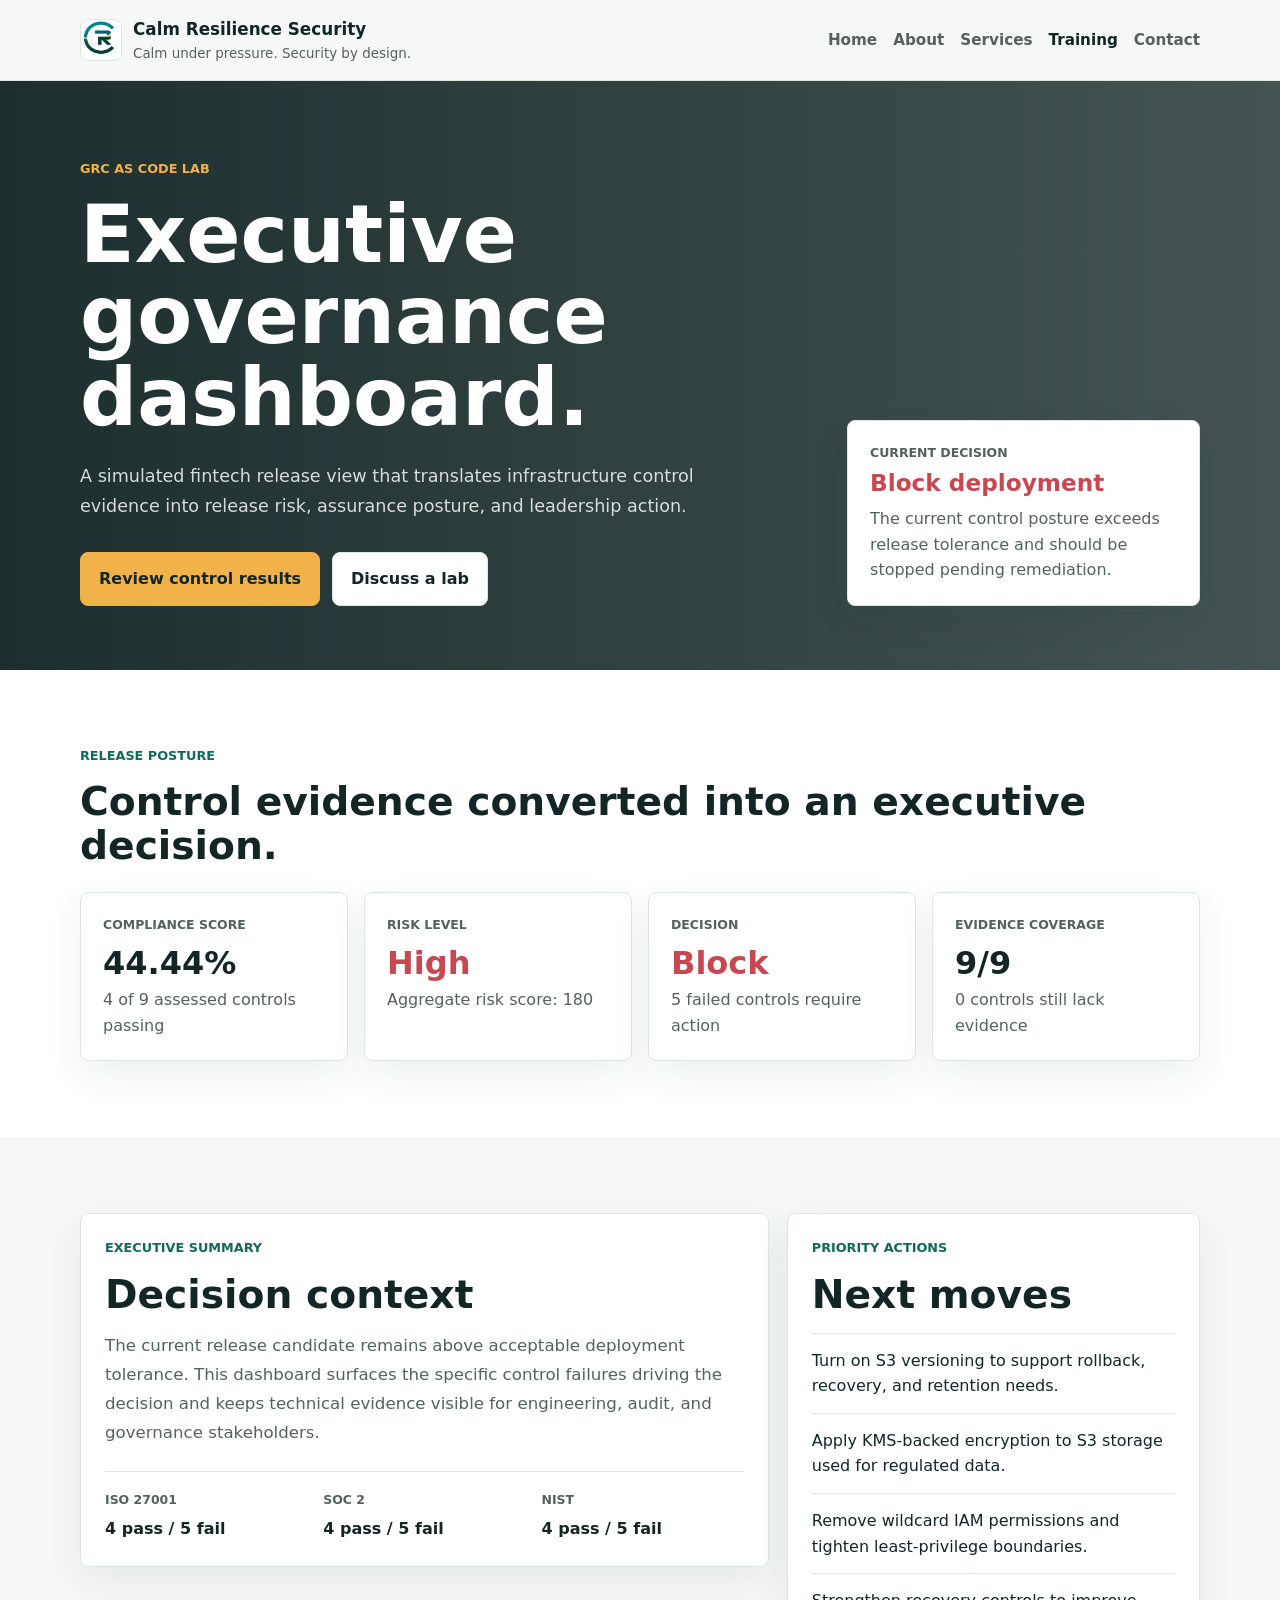
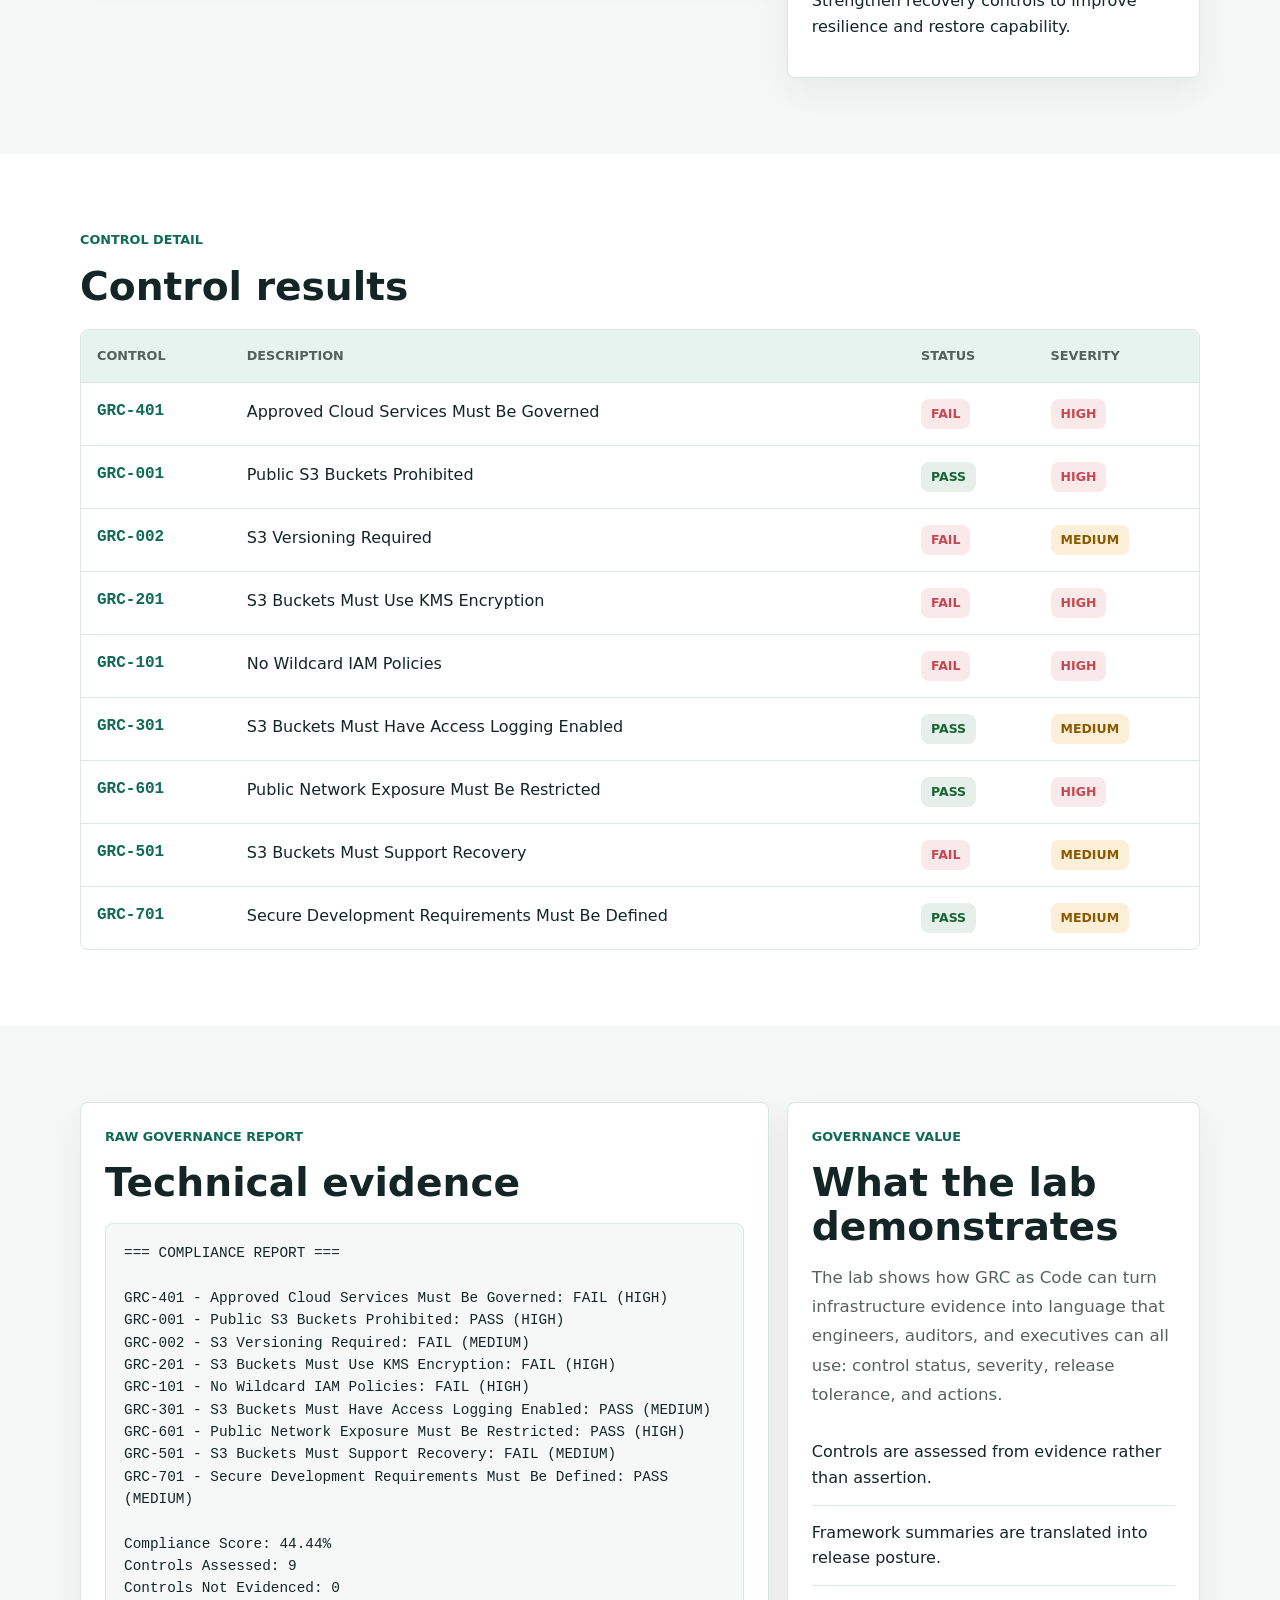
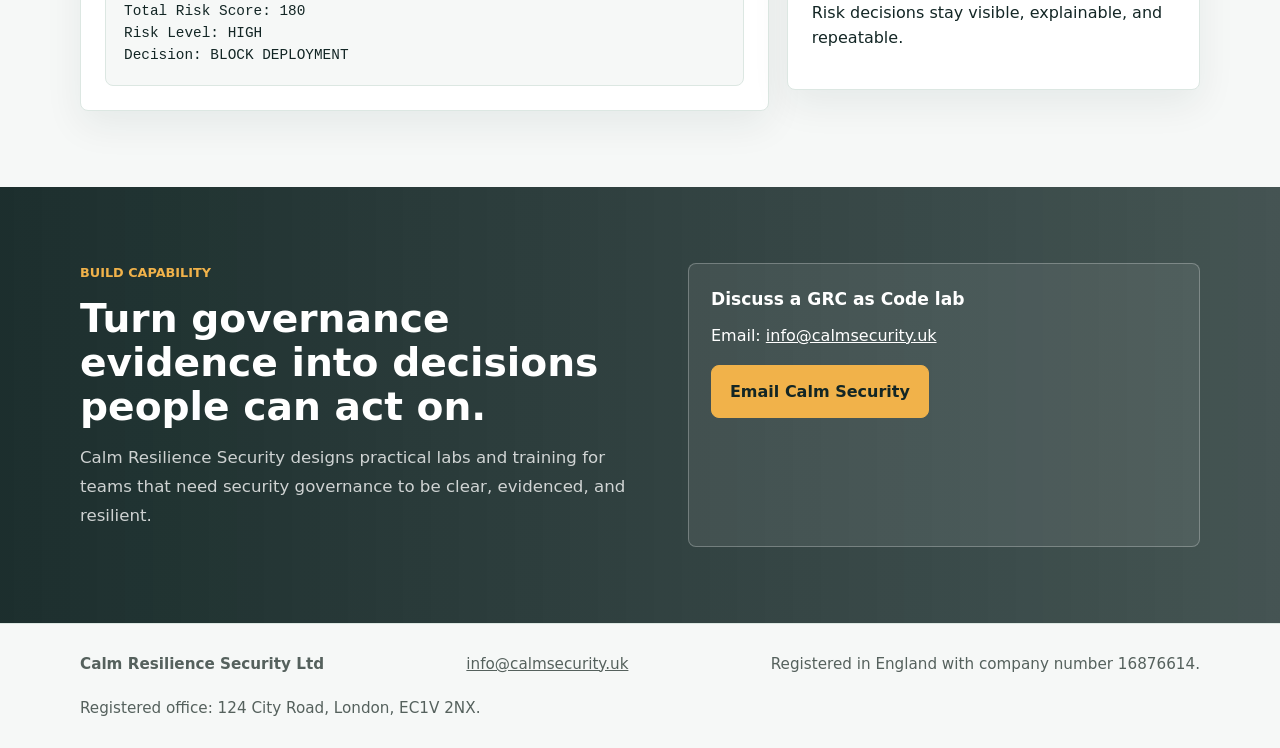
<file: grc-as-code-lab/index.html>
<!DOCTYPE html>
<html lang="en">
  <head>
    <meta charset="UTF-8" />
    <meta name="viewport" content="width=device-width, initial-scale=1.0" />
    <title>GRC as Code Lab | Calm Resilience Security</title>
    <meta
      name="description"
      content="A Calm Resilience Security GRC as Code Lab dashboard showing release risk, control posture, evidence coverage, and executive governance actions."
    />
    <!-- Deployment refresh: 2026-05-01 -->
    <link rel="icon" href="../assets/calm-resilience-security-logo.jpg" type="image/jpeg" />
    <link rel="stylesheet" href="../styles.css" />
  </head>
  <body>
    <header class="site-header">
      <div class="container nav">
        <a class="brand" href="../index.html" aria-label="Calm Resilience Security home">
          <img class="brand-mark" src="../assets/calm-resilience-security-logo.jpg" alt="" aria-hidden="true" />
          <span>
            <span class="brand-title">Calm Resilience Security</span>
            <span class="brand-sub">Calm under pressure. Security by design.</span>
          </span>
        </a>
        <nav aria-label="Primary navigation">
          <ul>
            <li><a href="../index.html">Home</a></li>
            <li><a href="../about.html">About</a></li>
            <li><a href="../services.html">Services</a></li>
            <li><a class="active" href="../training.html">Training</a></li>
            <li><a href="../contact.html">Contact</a></li>
          </ul>
        </nav>
      </div>
    </header>

    <main>
      <section class="page-hero lab-hero">
        <div class="container lab-hero-grid">
          <div>
            <p class="eyebrow">GRC as Code Lab</p>
            <h1>Executive governance dashboard.</h1>
            <p class="lead">
              A simulated fintech release view that translates infrastructure control evidence into release risk,
              assurance posture, and leadership action.
            </p>
            <div class="actions">
              <a class="button primary" href="#control-results">Review control results</a>
              <a class="button" href="../contact.html">Discuss a lab</a>
            </div>
          </div>
          <aside class="release-panel" aria-label="Current release decision">
            <span class="release-label">Current decision</span>
            <strong>Block deployment</strong>
            <p>The current control posture exceeds release tolerance and should be stopped pending remediation.</p>
          </aside>
        </div>
      </section>

      <section class="section section-white">
        <div class="container">
          <p class="section-kicker">Release posture</p>
          <h2>Control evidence converted into an executive decision.</h2>
          <div class="lab-metrics" aria-label="Dashboard summary metrics">
            <article class="lab-metric">
              <span>Compliance score</span>
              <strong>44.44%</strong>
              <p>4 of 9 assessed controls passing</p>
            </article>
            <article class="lab-metric risk-high">
              <span>Risk level</span>
              <strong>High</strong>
              <p>Aggregate risk score: 180</p>
            </article>
            <article class="lab-metric decision-block">
              <span>Decision</span>
              <strong>Block</strong>
              <p>5 failed controls require action</p>
            </article>
            <article class="lab-metric">
              <span>Evidence coverage</span>
              <strong>9/9</strong>
              <p>0 controls still lack evidence</p>
            </article>
          </div>
        </div>
      </section>

      <section class="section">
        <div class="container lab-layout">
          <article class="lab-panel">
            <p class="section-kicker">Executive summary</p>
            <h2>Decision context</h2>
            <p class="section-copy">
              The current release candidate remains above acceptable deployment tolerance. This dashboard surfaces
              the specific control failures driving the decision and keeps technical evidence visible for engineering,
              audit, and governance stakeholders.
            </p>
            <div class="framework-summary" aria-label="Framework summary">
              <div>
                <span>ISO 27001</span>
                <strong>4 pass / 5 fail</strong>
              </div>
              <div>
                <span>SOC 2</span>
                <strong>4 pass / 5 fail</strong>
              </div>
              <div>
                <span>NIST</span>
                <strong>4 pass / 5 fail</strong>
              </div>
            </div>
          </article>

          <aside class="lab-panel lab-actions">
            <p class="section-kicker">Priority actions</p>
            <h2>Next moves</h2>
            <ul class="list-clean">
              <li>Turn on S3 versioning to support rollback, recovery, and retention needs.</li>
              <li>Apply KMS-backed encryption to S3 storage used for regulated data.</li>
              <li>Remove wildcard IAM permissions and tighten least-privilege boundaries.</li>
              <li>Strengthen recovery controls to improve resilience and restore capability.</li>
            </ul>
          </aside>
        </div>
      </section>

      <section class="section section-white" id="control-results">
        <div class="container">
          <p class="section-kicker">Control detail</p>
          <h2>Control results</h2>
          <div class="table-wrap">
            <table class="control-table">
              <thead>
                <tr>
                  <th>Control</th>
                  <th>Description</th>
                  <th>Status</th>
                  <th>Severity</th>
                </tr>
              </thead>
              <tbody>
                <tr>
                  <td class="control-id">GRC-401</td>
                  <td>Approved Cloud Services Must Be Governed</td>
                  <td><span class="badge status-fail">Fail</span></td>
                  <td><span class="badge severity-high">High</span></td>
                </tr>
                <tr>
                  <td class="control-id">GRC-001</td>
                  <td>Public S3 Buckets Prohibited</td>
                  <td><span class="badge status-pass">Pass</span></td>
                  <td><span class="badge severity-high">High</span></td>
                </tr>
                <tr>
                  <td class="control-id">GRC-002</td>
                  <td>S3 Versioning Required</td>
                  <td><span class="badge status-fail">Fail</span></td>
                  <td><span class="badge severity-medium">Medium</span></td>
                </tr>
                <tr>
                  <td class="control-id">GRC-201</td>
                  <td>S3 Buckets Must Use KMS Encryption</td>
                  <td><span class="badge status-fail">Fail</span></td>
                  <td><span class="badge severity-high">High</span></td>
                </tr>
                <tr>
                  <td class="control-id">GRC-101</td>
                  <td>No Wildcard IAM Policies</td>
                  <td><span class="badge status-fail">Fail</span></td>
                  <td><span class="badge severity-high">High</span></td>
                </tr>
                <tr>
                  <td class="control-id">GRC-301</td>
                  <td>S3 Buckets Must Have Access Logging Enabled</td>
                  <td><span class="badge status-pass">Pass</span></td>
                  <td><span class="badge severity-medium">Medium</span></td>
                </tr>
                <tr>
                  <td class="control-id">GRC-601</td>
                  <td>Public Network Exposure Must Be Restricted</td>
                  <td><span class="badge status-pass">Pass</span></td>
                  <td><span class="badge severity-high">High</span></td>
                </tr>
                <tr>
                  <td class="control-id">GRC-501</td>
                  <td>S3 Buckets Must Support Recovery</td>
                  <td><span class="badge status-fail">Fail</span></td>
                  <td><span class="badge severity-medium">Medium</span></td>
                </tr>
                <tr>
                  <td class="control-id">GRC-701</td>
                  <td>Secure Development Requirements Must Be Defined</td>
                  <td><span class="badge status-pass">Pass</span></td>
                  <td><span class="badge severity-medium">Medium</span></td>
                </tr>
              </tbody>
            </table>
          </div>
        </div>
      </section>

      <section class="section">
        <div class="container evidence-grid">
          <article class="lab-panel">
            <p class="section-kicker">Raw governance report</p>
            <h2>Technical evidence</h2>
            <pre class="evidence-block">=== COMPLIANCE REPORT ===

GRC-401 - Approved Cloud Services Must Be Governed: FAIL (HIGH)
GRC-001 - Public S3 Buckets Prohibited: PASS (HIGH)
GRC-002 - S3 Versioning Required: FAIL (MEDIUM)
GRC-201 - S3 Buckets Must Use KMS Encryption: FAIL (HIGH)
GRC-101 - No Wildcard IAM Policies: FAIL (HIGH)
GRC-301 - S3 Buckets Must Have Access Logging Enabled: PASS (MEDIUM)
GRC-601 - Public Network Exposure Must Be Restricted: PASS (HIGH)
GRC-501 - S3 Buckets Must Support Recovery: FAIL (MEDIUM)
GRC-701 - Secure Development Requirements Must Be Defined: PASS (MEDIUM)

Compliance Score: 44.44%
Controls Assessed: 9
Controls Not Evidenced: 0
Total Risk Score: 180
Risk Level: HIGH
Decision: BLOCK DEPLOYMENT</pre>
          </article>

          <article class="lab-panel">
            <p class="section-kicker">Governance value</p>
            <h2>What the lab demonstrates</h2>
            <p class="section-copy">
              The lab shows how GRC as Code can turn infrastructure evidence into language that engineers,
              auditors, and executives can all use: control status, severity, release tolerance, and actions.
            </p>
            <ul class="list-clean">
              <li>Controls are assessed from evidence rather than assertion.</li>
              <li>Framework summaries are translated into release posture.</li>
              <li>Risk decisions stay visible, explainable, and repeatable.</li>
            </ul>
          </article>
        </div>
      </section>

      <section class="section cta-panel">
        <div class="container contact-grid">
          <div>
            <p class="section-kicker">Build capability</p>
            <h2>Turn governance evidence into decisions people can act on.</h2>
            <p class="section-copy">
              Calm Resilience Security designs practical labs and training for teams that need security governance
              to be clear, evidenced, and resilient.
            </p>
          </div>
          <div class="card dark-card">
            <h3>Discuss a GRC as Code lab</h3>
            <p>Email: <a href="mailto:info@calmsecurity.uk">info@calmsecurity.uk</a></p>
            <a class="button primary" href="mailto:info@calmsecurity.uk">Email Calm Security</a>
          </div>
        </div>
      </section>
    </main>

    <footer>
      <div class="container footer-inner">
        <strong>Calm Resilience Security Ltd</strong>
        <span><a href="mailto:info@calmsecurity.uk">info@calmsecurity.uk</a></span>
        <span>Registered in England with company number 16876614.</span>
        <span>Registered office: 124 City Road, London, EC1V 2NX.</span>
      </div>
    </footer>
  </body>
</html>
</file>
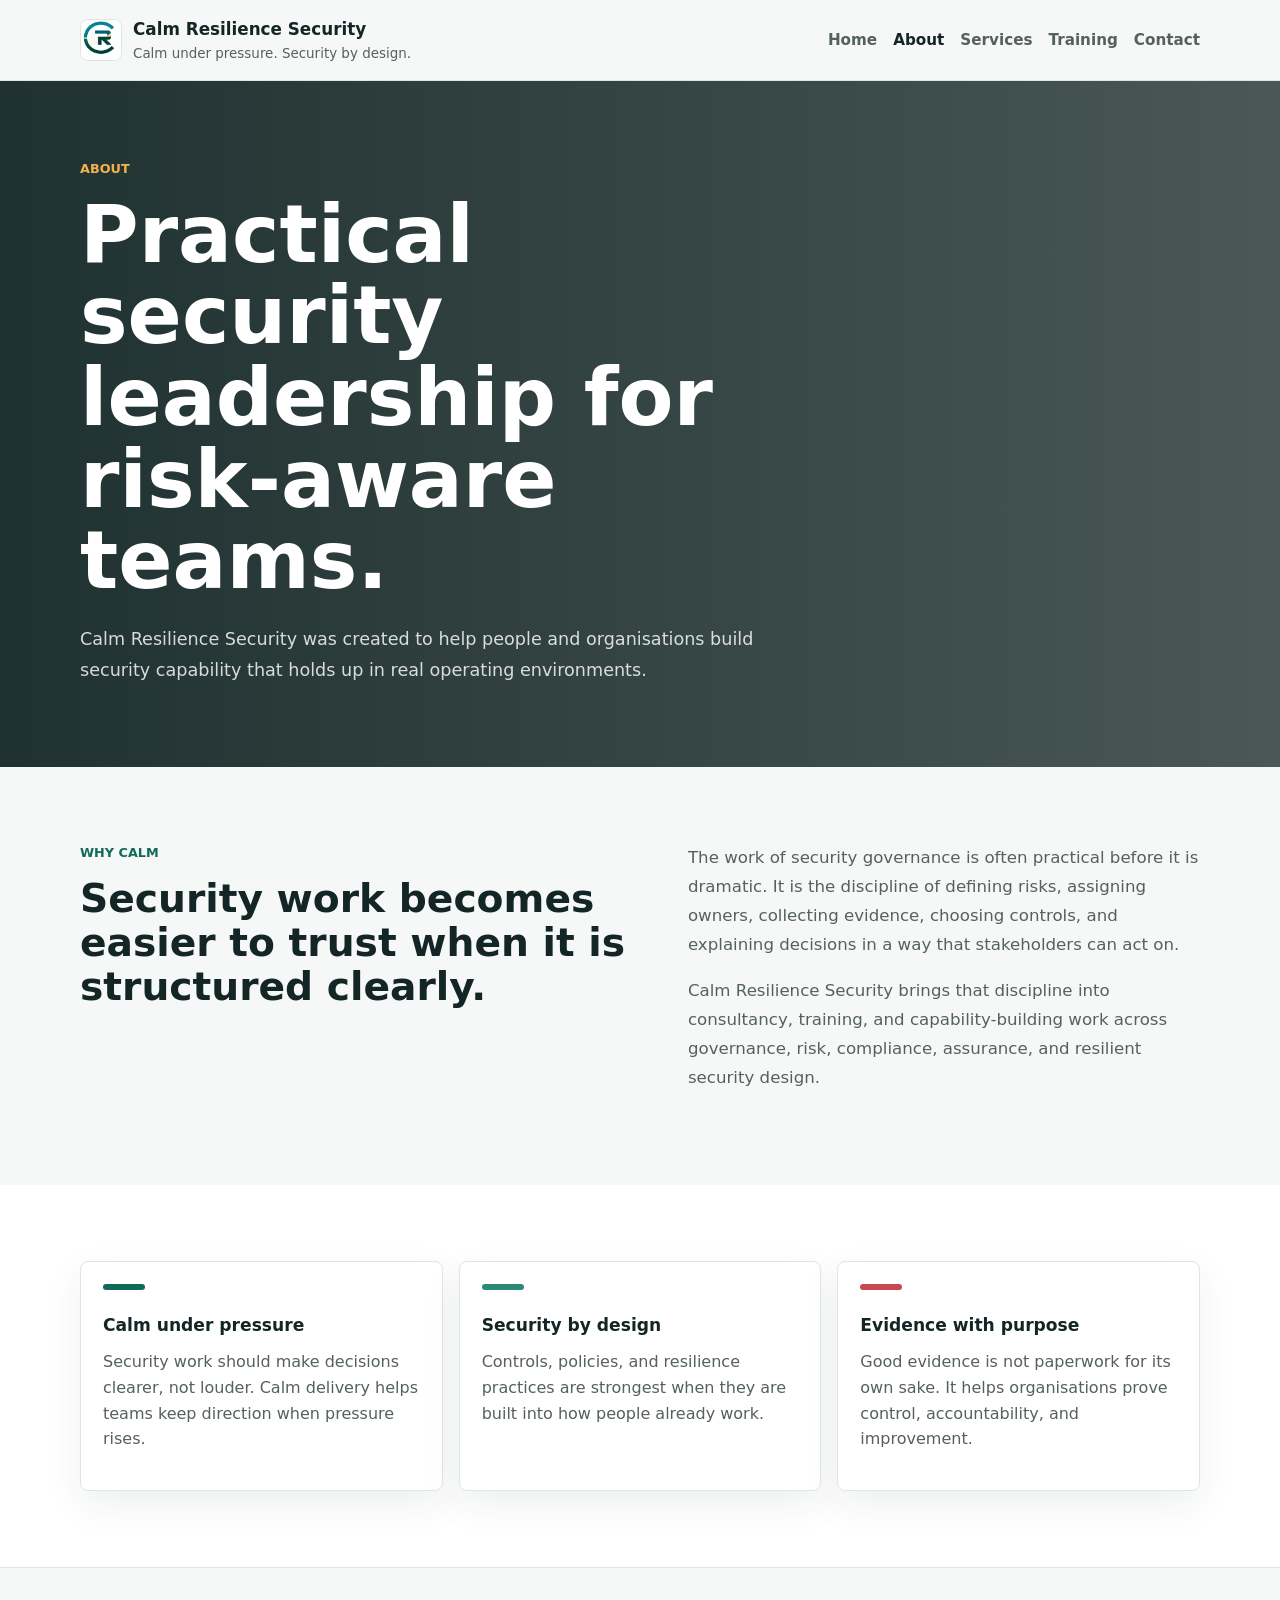
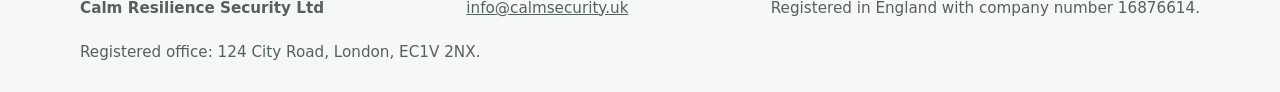
<file: about.html>
<!DOCTYPE html>
<html lang="en">
  <head>
    <meta charset="UTF-8" />
    <meta name="viewport" content="width=device-width, initial-scale=1.0" />
    <title>About | Calm Resilience Security</title>
    <meta
      name="description"
      content="Learn about Calm Resilience Security and its practical approach to security governance, resilience, risk, and GRC capability."
    />
    <link rel="icon" href="assets/calm-resilience-security-logo.jpg" type="image/jpeg" />
    <link rel="stylesheet" href="styles.css" />
  </head>
  <body>
    <header class="site-header">
      <div class="container nav">
        <a class="brand" href="index.html" aria-label="Calm Resilience Security home">
          <img class="brand-mark" src="assets/calm-resilience-security-logo.jpg" alt="" aria-hidden="true" />
          <span>
            <span class="brand-title">Calm Resilience Security</span>
            <span class="brand-sub">Calm under pressure. Security by design.</span>
          </span>
        </a>
        <nav aria-label="Primary navigation">
          <ul>
            <li><a href="index.html">Home</a></li>
            <li><a class="active" href="about.html">About</a></li>
            <li><a href="services.html">Services</a></li>
            <li><a href="training.html">Training</a></li>
            <li><a href="contact.html">Contact</a></li>
          </ul>
        </nav>
      </div>
    </header>

    <main>
      <section class="page-hero about-hero">
        <div class="container">
          <p class="eyebrow">About</p>
          <h1>Practical security leadership for risk-aware teams.</h1>
          <p class="lead">
            Calm Resilience Security was created to help people and organisations build security capability that holds up in real operating environments.
          </p>
        </div>
      </section>

      <section class="section">
        <div class="container intro-grid">
          <div>
            <p class="section-kicker">Why Calm</p>
            <h2>Security work becomes easier to trust when it is structured clearly.</h2>
          </div>
          <div>
            <p class="section-copy">
              The work of security governance is often practical before it is dramatic. It is the discipline of defining risks, assigning owners, collecting evidence, choosing controls, and explaining decisions in a way that stakeholders can act on.
            </p>
            <p class="section-copy">
              Calm Resilience Security brings that discipline into consultancy, training, and capability-building work across governance, risk, compliance, assurance, and resilient security design.
            </p>
          </div>
        </div>
      </section>

      <section class="section section-white">
        <div class="container grid-3">
          <article class="card">
            <div class="accent-bar"></div>
            <h3>Calm under pressure</h3>
            <p>Security work should make decisions clearer, not louder. Calm delivery helps teams keep direction when pressure rises.</p>
          </article>
          <article class="card">
            <div class="accent-bar"></div>
            <h3>Security by design</h3>
            <p>Controls, policies, and resilience practices are strongest when they are built into how people already work.</p>
          </article>
          <article class="card">
            <div class="accent-bar"></div>
            <h3>Evidence with purpose</h3>
            <p>Good evidence is not paperwork for its own sake. It helps organisations prove control, accountability, and improvement.</p>
          </article>
        </div>
      </section>
    </main>

    <footer>
      <div class="container footer-inner">
        <strong>Calm Resilience Security Ltd</strong>
        <span><a href="mailto:info@calmsecurity.uk">info@calmsecurity.uk</a></span>
        <span>Registered in England with company number 16876614.</span>
        <span>Registered office: 124 City Road, London, EC1V 2NX.</span>
      </div>
    </footer>
  </body>
</html>
</file>
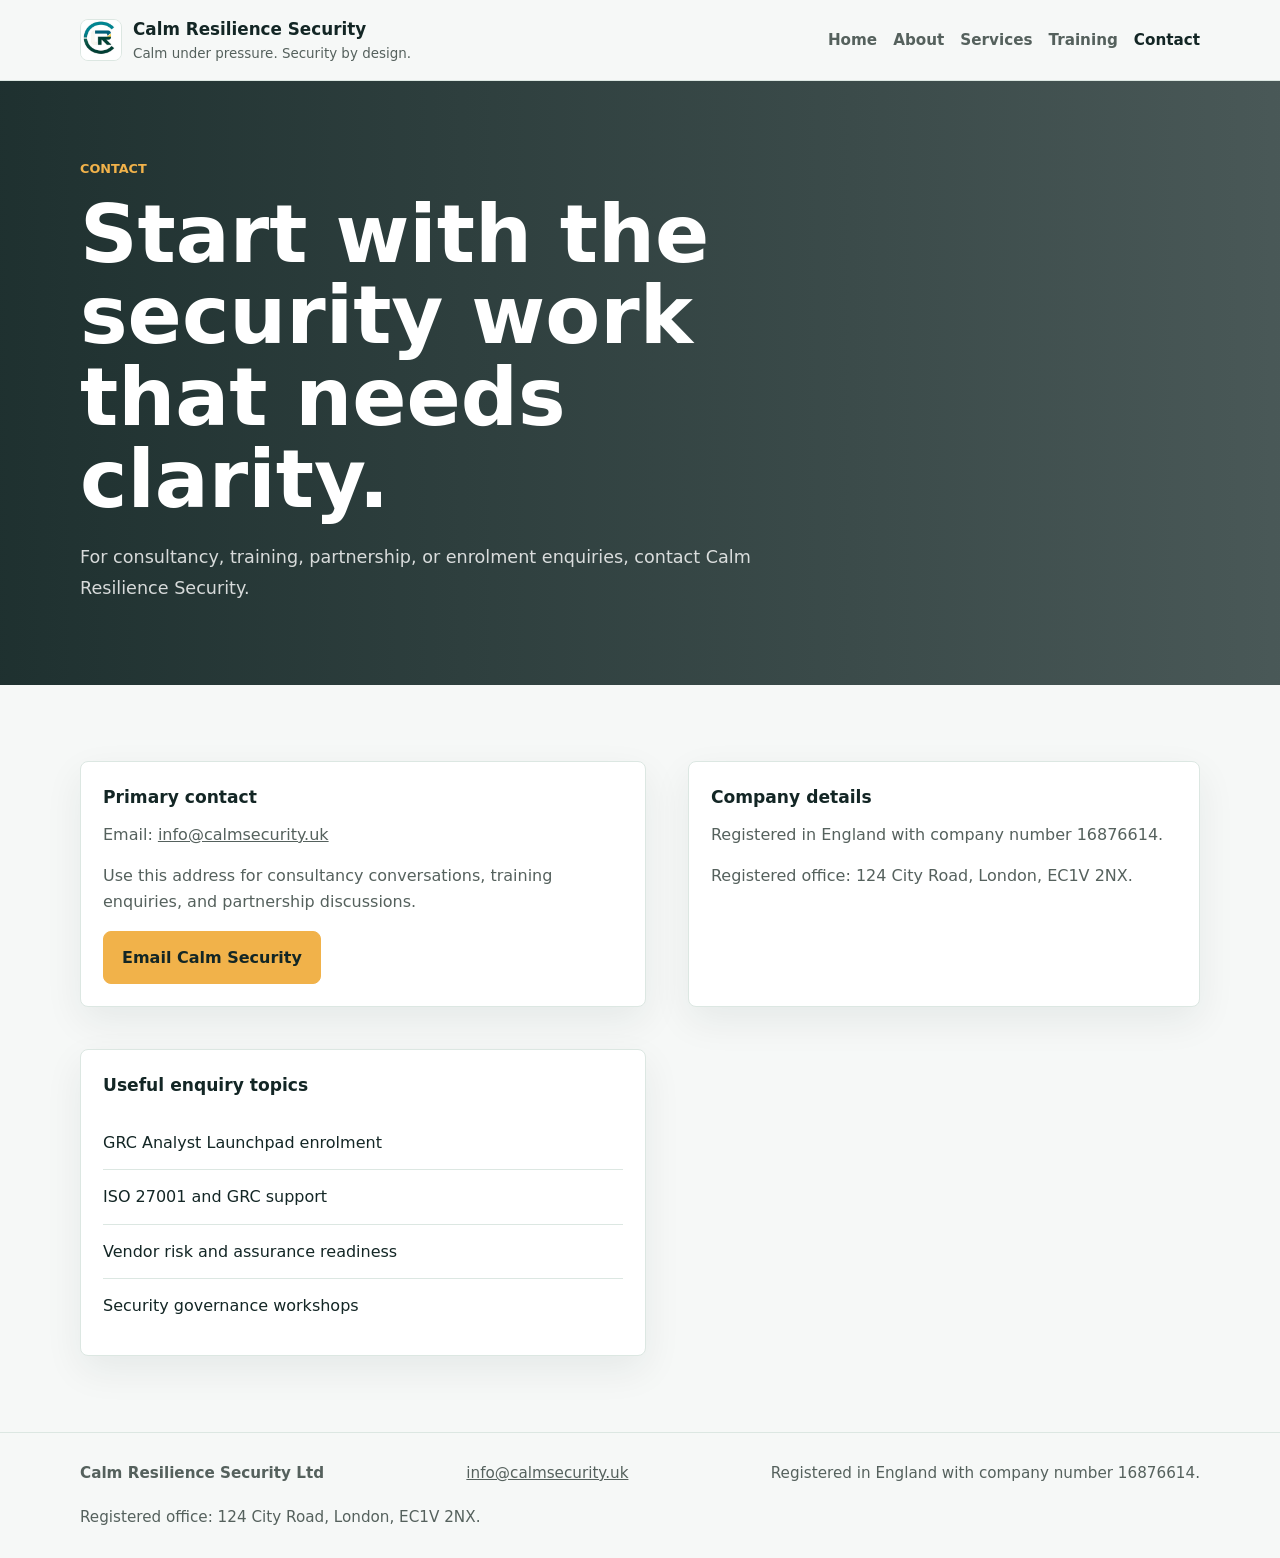
<file: contact.html>
<!DOCTYPE html>
<html lang="en">
  <head>
    <meta charset="UTF-8" />
    <meta name="viewport" content="width=device-width, initial-scale=1.0" />
    <title>Contact | Calm Resilience Security</title>
    <meta
      name="description"
      content="Contact Calm Resilience Security for consultancy, GRC training, security governance, risk, assurance, and resilience enquiries."
    />
    <link rel="icon" href="assets/calm-resilience-security-logo.jpg" type="image/jpeg" />
    <link rel="stylesheet" href="styles.css" />
  </head>
  <body>
    <header class="site-header">
      <div class="container nav">
        <a class="brand" href="index.html" aria-label="Calm Resilience Security home">
          <img class="brand-mark" src="assets/calm-resilience-security-logo.jpg" alt="" aria-hidden="true" />
          <span>
            <span class="brand-title">Calm Resilience Security</span>
            <span class="brand-sub">Calm under pressure. Security by design.</span>
          </span>
        </a>
        <nav aria-label="Primary navigation">
          <ul>
            <li><a href="index.html">Home</a></li>
            <li><a href="about.html">About</a></li>
            <li><a href="services.html">Services</a></li>
            <li><a href="training.html">Training</a></li>
            <li><a class="active" href="contact.html">Contact</a></li>
          </ul>
        </nav>
      </div>
    </header>

    <main>
      <section class="page-hero contact-hero">
        <div class="container">
          <p class="eyebrow">Contact</p>
          <h1>Start with the security work that needs clarity.</h1>
          <p class="lead">
            For consultancy, training, partnership, or enrolment enquiries, contact Calm Resilience Security.
          </p>
        </div>
      </section>

      <section class="section">
        <div class="container contact-grid">
          <div class="card">
            <h3>Primary contact</h3>
            <p>Email: <a href="mailto:info@calmsecurity.uk">info@calmsecurity.uk</a></p>
            <p class="muted">Use this address for consultancy conversations, training enquiries, and partnership discussions.</p>
            <a class="button primary" href="mailto:info@calmsecurity.uk">Email Calm Security</a>
          </div>
          <div class="card">
            <h3>Company details</h3>
            <p>Registered in England with company number 16876614.</p>
            <p class="muted">Registered office: 124 City Road, London, EC1V 2NX.</p>
          </div>
          <div class="card">
            <h3>Useful enquiry topics</h3>
            <ul class="list-clean">
              <li>GRC Analyst Launchpad enrolment</li>
              <li>ISO 27001 and GRC support</li>
              <li>Vendor risk and assurance readiness</li>
              <li>Security governance workshops</li>
            </ul>
          </div>
        </div>
      </section>
    </main>

    <footer>
      <div class="container footer-inner">
        <strong>Calm Resilience Security Ltd</strong>
        <span><a href="mailto:info@calmsecurity.uk">info@calmsecurity.uk</a></span>
        <span>Registered in England with company number 16876614.</span>
        <span>Registered office: 124 City Road, London, EC1V 2NX.</span>
      </div>
    </footer>
  </body>
</html>
</file>
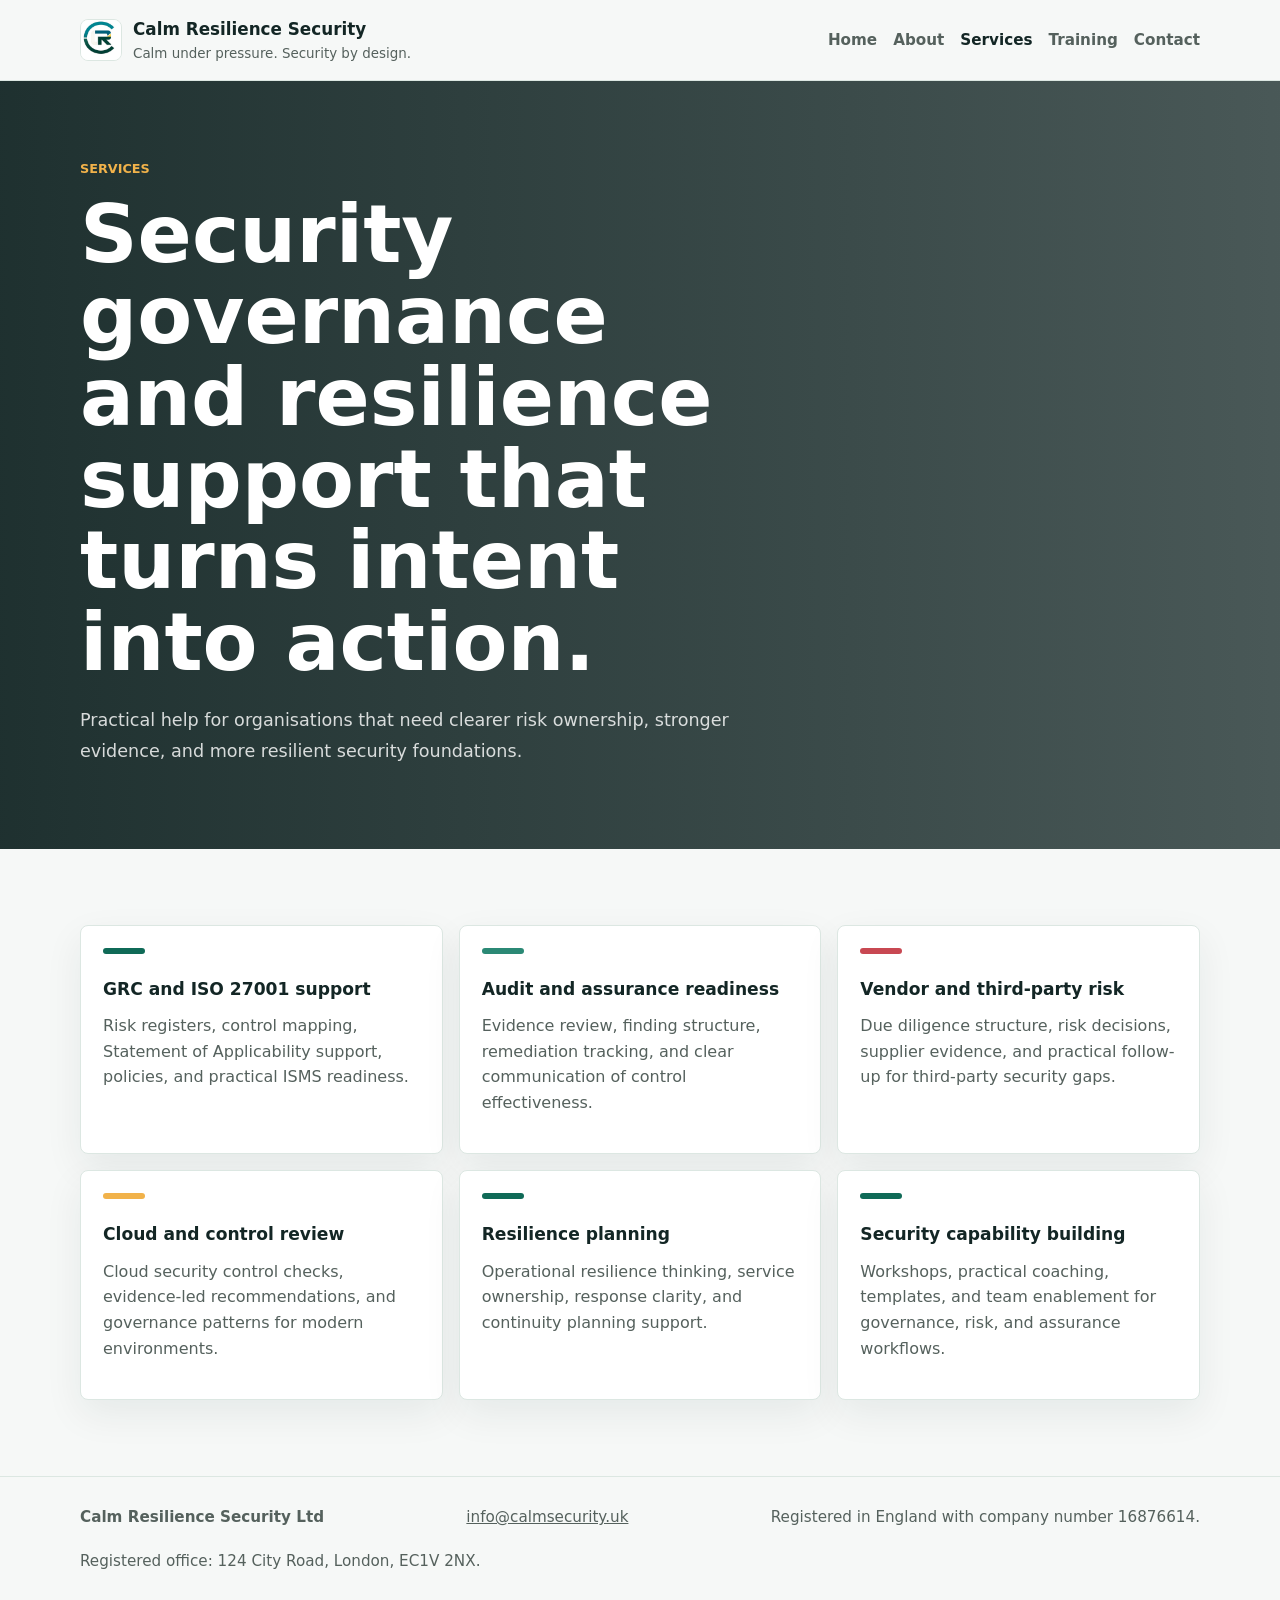
<file: services.html>
<!DOCTYPE html>
<html lang="en">
  <head>
    <meta charset="UTF-8" />
    <meta name="viewport" content="width=device-width, initial-scale=1.0" />
    <title>Services | Calm Resilience Security</title>
    <meta
      name="description"
      content="Security governance, GRC, assurance, cloud risk, vendor risk, and resilience support from Calm Resilience Security."
    />
    <link rel="icon" href="assets/calm-resilience-security-logo.jpg" type="image/jpeg" />
    <link rel="stylesheet" href="styles.css" />
  </head>
  <body>
    <header class="site-header">
      <div class="container nav">
        <a class="brand" href="index.html" aria-label="Calm Resilience Security home">
          <img class="brand-mark" src="assets/calm-resilience-security-logo.jpg" alt="" aria-hidden="true" />
          <span>
            <span class="brand-title">Calm Resilience Security</span>
            <span class="brand-sub">Calm under pressure. Security by design.</span>
          </span>
        </a>
        <nav aria-label="Primary navigation">
          <ul>
            <li><a href="index.html">Home</a></li>
            <li><a href="about.html">About</a></li>
            <li><a class="active" href="services.html">Services</a></li>
            <li><a href="training.html">Training</a></li>
            <li><a href="contact.html">Contact</a></li>
          </ul>
        </nav>
      </div>
    </header>

    <main>
      <section class="page-hero services-hero">
        <div class="container">
          <p class="eyebrow">Services</p>
          <h1>Security governance and resilience support that turns intent into action.</h1>
          <p class="lead">
            Practical help for organisations that need clearer risk ownership, stronger evidence, and more resilient security foundations.
          </p>
        </div>
      </section>

      <section class="section">
        <div class="container service-grid">
          <article class="card">
            <div class="accent-bar"></div>
            <h3>GRC and ISO 27001 support</h3>
            <p>Risk registers, control mapping, Statement of Applicability support, policies, and practical ISMS readiness.</p>
          </article>
          <article class="card">
            <div class="accent-bar"></div>
            <h3>Audit and assurance readiness</h3>
            <p>Evidence review, finding structure, remediation tracking, and clear communication of control effectiveness.</p>
          </article>
          <article class="card">
            <div class="accent-bar"></div>
            <h3>Vendor and third-party risk</h3>
            <p>Due diligence structure, risk decisions, supplier evidence, and practical follow-up for third-party security gaps.</p>
          </article>
          <article class="card">
            <div class="accent-bar"></div>
            <h3>Cloud and control review</h3>
            <p>Cloud security control checks, evidence-led recommendations, and governance patterns for modern environments.</p>
          </article>
          <article class="card">
            <div class="accent-bar"></div>
            <h3>Resilience planning</h3>
            <p>Operational resilience thinking, service ownership, response clarity, and continuity planning support.</p>
          </article>
          <article class="card">
            <div class="accent-bar"></div>
            <h3>Security capability building</h3>
            <p>Workshops, practical coaching, templates, and team enablement for governance, risk, and assurance workflows.</p>
          </article>
        </div>
      </section>
    </main>

    <footer>
      <div class="container footer-inner">
        <strong>Calm Resilience Security Ltd</strong>
        <span><a href="mailto:info@calmsecurity.uk">info@calmsecurity.uk</a></span>
        <span>Registered in England with company number 16876614.</span>
        <span>Registered office: 124 City Road, London, EC1V 2NX.</span>
      </div>
    </footer>
  </body>
</html>
</file>
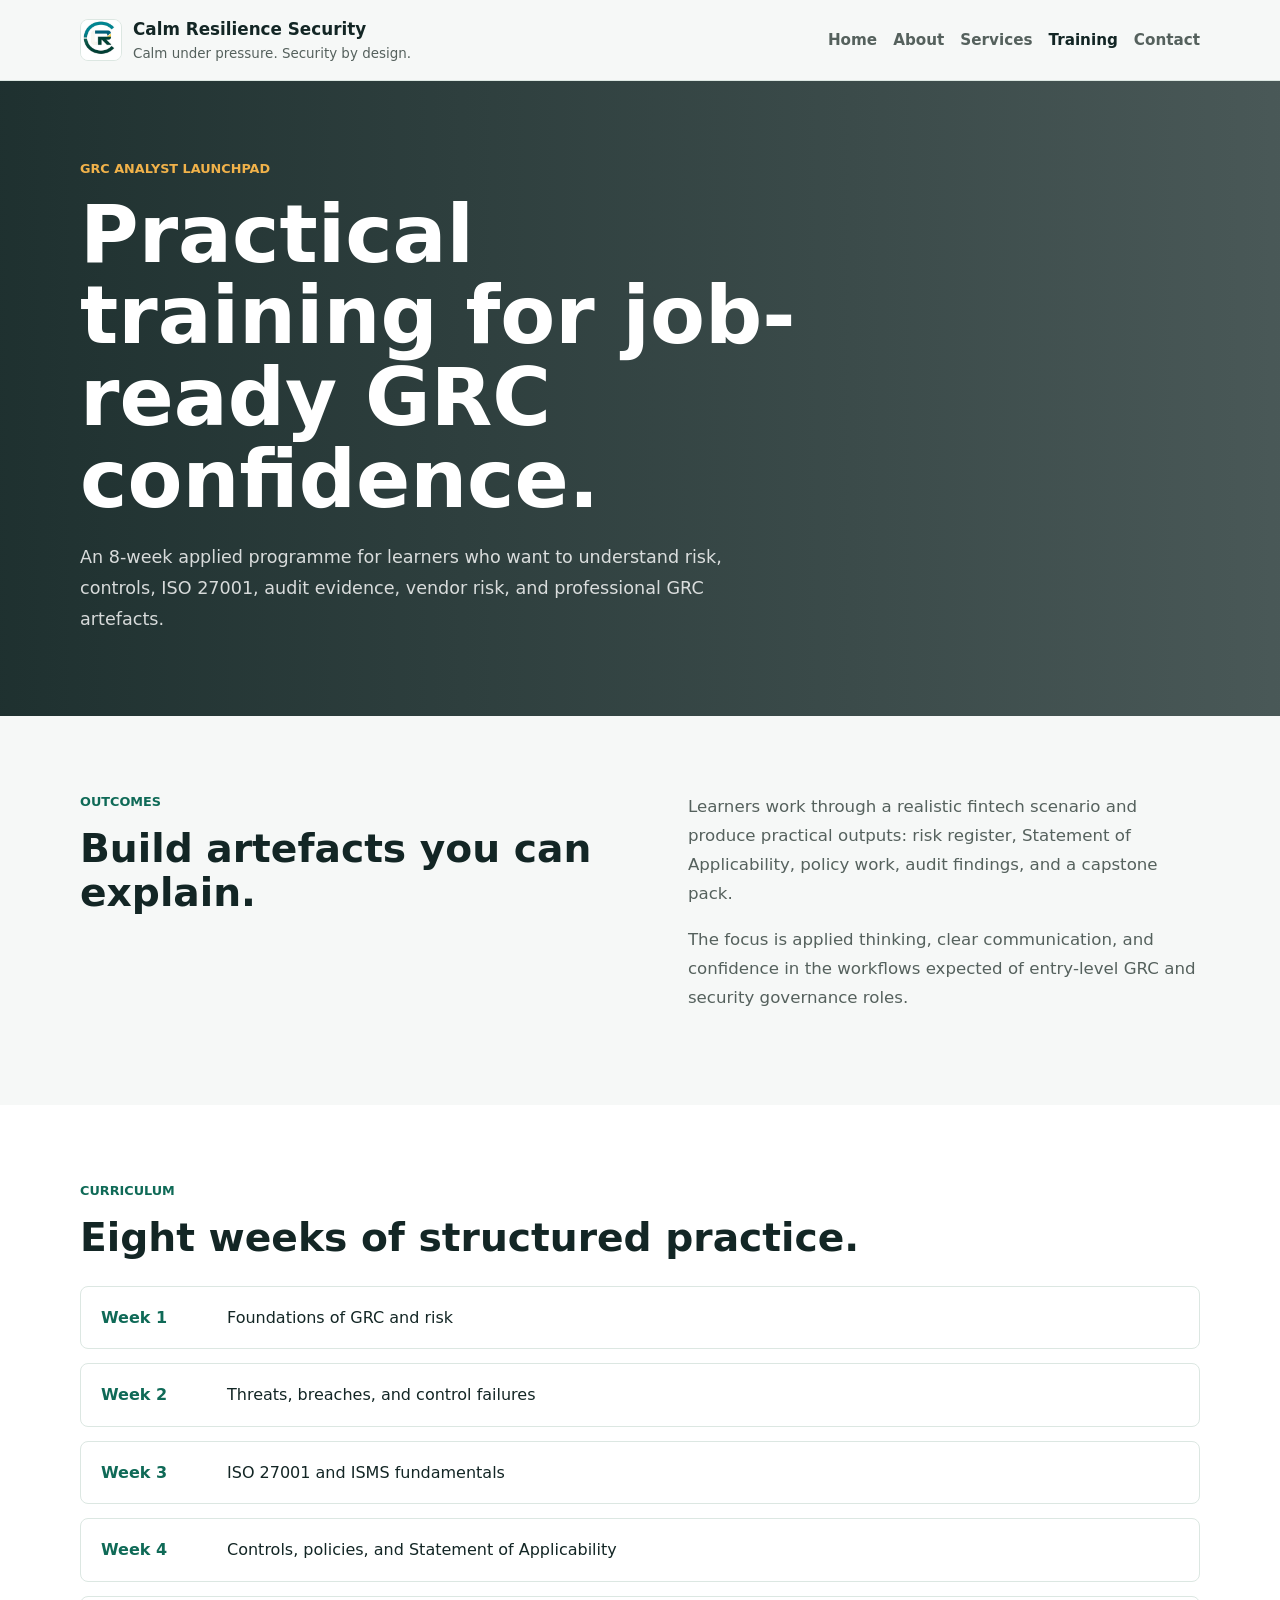
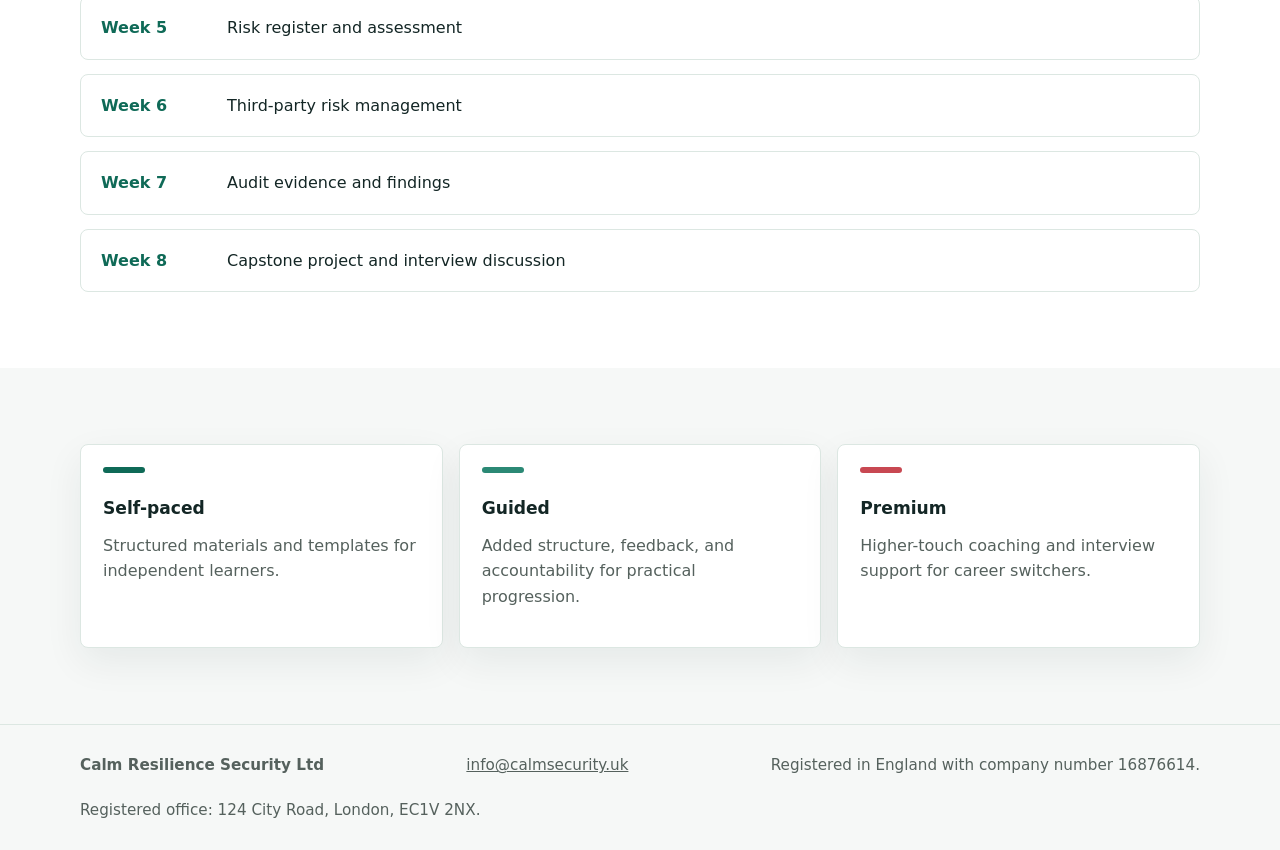
<file: training.html>
<!DOCTYPE html>
<html lang="en">
  <head>
    <meta charset="UTF-8" />
    <meta name="viewport" content="width=device-width, initial-scale=1.0" />
    <title>Training | Calm Resilience Security</title>
    <meta
      name="description"
      content="GRC Analyst Launchpad is an applied training programme from Calm Resilience Security for practical governance, risk, and compliance capability."
    />
    <link rel="icon" href="assets/calm-resilience-security-logo.jpg" type="image/jpeg" />
    <link rel="stylesheet" href="styles.css" />
  </head>
  <body>
    <header class="site-header">
      <div class="container nav">
        <a class="brand" href="index.html" aria-label="Calm Resilience Security home">
          <img class="brand-mark" src="assets/calm-resilience-security-logo.jpg" alt="" aria-hidden="true" />
          <span>
            <span class="brand-title">Calm Resilience Security</span>
            <span class="brand-sub">Calm under pressure. Security by design.</span>
          </span>
        </a>
        <nav aria-label="Primary navigation">
          <ul>
            <li><a href="index.html">Home</a></li>
            <li><a href="about.html">About</a></li>
            <li><a href="services.html">Services</a></li>
            <li><a class="active" href="training.html">Training</a></li>
            <li><a href="contact.html">Contact</a></li>
          </ul>
        </nav>
      </div>
    </header>

    <main>
      <section class="page-hero training-hero">
        <div class="container">
          <p class="eyebrow">GRC Analyst Launchpad</p>
          <h1>Practical training for job-ready GRC confidence.</h1>
          <p class="lead">
            An 8-week applied programme for learners who want to understand risk, controls, ISO 27001, audit evidence, vendor risk, and professional GRC artefacts.
          </p>
        </div>
      </section>

      <section class="section">
        <div class="container intro-grid">
          <div>
            <p class="section-kicker">Outcomes</p>
            <h2>Build artefacts you can explain.</h2>
          </div>
          <div>
            <p class="section-copy">
              Learners work through a realistic fintech scenario and produce practical outputs: risk register, Statement of Applicability, policy work, audit findings, and a capstone pack.
            </p>
            <p class="section-copy">
              The focus is applied thinking, clear communication, and confidence in the workflows expected of entry-level GRC and security governance roles.
            </p>
          </div>
        </div>
      </section>

      <section class="section section-white">
        <div class="container">
          <p class="section-kicker">Curriculum</p>
          <h2>Eight weeks of structured practice.</h2>
          <div class="timeline">
            <article class="timeline-item"><strong>Week 1</strong><span>Foundations of GRC and risk</span></article>
            <article class="timeline-item"><strong>Week 2</strong><span>Threats, breaches, and control failures</span></article>
            <article class="timeline-item"><strong>Week 3</strong><span>ISO 27001 and ISMS fundamentals</span></article>
            <article class="timeline-item"><strong>Week 4</strong><span>Controls, policies, and Statement of Applicability</span></article>
            <article class="timeline-item"><strong>Week 5</strong><span>Risk register and assessment</span></article>
            <article class="timeline-item"><strong>Week 6</strong><span>Third-party risk management</span></article>
            <article class="timeline-item"><strong>Week 7</strong><span>Audit evidence and findings</span></article>
            <article class="timeline-item"><strong>Week 8</strong><span>Capstone project and interview discussion</span></article>
          </div>
        </div>
      </section>

      <section class="section">
        <div class="container grid-3">
          <article class="card">
            <div class="accent-bar"></div>
            <h3>Self-paced</h3>
            <p>Structured materials and templates for independent learners.</p>
          </article>
          <article class="card">
            <div class="accent-bar"></div>
            <h3>Guided</h3>
            <p>Added structure, feedback, and accountability for practical progression.</p>
          </article>
          <article class="card">
            <div class="accent-bar"></div>
            <h3>Premium</h3>
            <p>Higher-touch coaching and interview support for career switchers.</p>
          </article>
        </div>
      </section>
    </main>

    <footer>
      <div class="container footer-inner">
        <strong>Calm Resilience Security Ltd</strong>
        <span><a href="mailto:info@calmsecurity.uk">info@calmsecurity.uk</a></span>
        <span>Registered in England with company number 16876614.</span>
        <span>Registered office: 124 City Road, London, EC1V 2NX.</span>
      </div>
    </footer>
  </body>
</html>
</file>
<file: styles.css>
:root {
  --bg: #f6f8f7;
  --surface: #ffffff;
  --text: #132625;
  --muted: #55615d;
  --line: #dce7e2;
  --accent: #0f6a57;
  --accent-2: #e6f3ef;
  --teal: #2b8975;
  --red: #c84852;
  --gold: #f1b24a;
  --shadow: rgba(19, 38, 37, 0.07);
  --max: 1120px;
}

* {
  box-sizing: border-box;
}

html {
  scroll-behavior: smooth;
}

body {
  margin: 0;
  color: var(--text);
  background: var(--bg);
  font-family: Inter, system-ui, -apple-system, BlinkMacSystemFont, "Segoe UI", sans-serif;
  line-height: 1.6;
  letter-spacing: 0;
}

a {
  color: inherit;
}

img {
  display: block;
  max-width: 100%;
}

.container {
  width: min(var(--max), calc(100% - 32px));
  margin: 0 auto;
}

.site-header {
  position: sticky;
  top: 0;
  z-index: 10;
  border-bottom: 1px solid var(--line);
  background: rgba(246, 248, 247, 0.94);
  backdrop-filter: blur(10px);
}

.nav {
  display: flex;
  align-items: center;
  justify-content: space-between;
  gap: 18px;
  padding: 16px 0;
}

.brand {
  display: flex;
  align-items: center;
  gap: 11px;
  text-decoration: none;
}

.brand-mark {
  width: 42px;
  height: 42px;
  border: 1px solid var(--line);
  border-radius: 8px;
  background: var(--surface);
  object-fit: cover;
}

.brand-title {
  display: block;
  font-size: 1.05rem;
  font-weight: 850;
}

.brand-sub {
  display: block;
  color: var(--muted);
  font-size: 0.84rem;
}

nav ul {
  display: flex;
  flex-wrap: wrap;
  gap: 16px;
  margin: 0;
  padding: 0;
  list-style: none;
}

nav a {
  color: var(--muted);
  text-decoration: none;
  font-size: 0.95rem;
  font-weight: 700;
}

nav a.active,
nav a:hover {
  color: var(--text);
}

.hero {
  min-height: 76vh;
  color: #ffffff;
  background:
    linear-gradient(90deg, rgba(19, 38, 37, 0.94), rgba(19, 38, 37, 0.74) 52%, rgba(19, 38, 37, 0.24)),
    url("https://images.unsplash.com/photo-1556761175-4b46a572b786?auto=format&fit=crop&w=1800&q=82")
      center / cover;
}

.hero-inner {
  min-height: calc(76vh - 76px);
  display: flex;
  align-items: center;
  padding: 58px 0 72px;
}

.hero-copy {
  max-width: 820px;
}

.page-hero {
  padding: 78px 0 64px;
  color: #ffffff;
  background:
    linear-gradient(90deg, rgba(19, 38, 37, 0.95), rgba(19, 38, 37, 0.76)),
    url("https://images.unsplash.com/photo-1556761175-b413da4baf72?auto=format&fit=crop&w=1600&q=82")
      center / cover;
}

.services-hero {
  background:
    linear-gradient(90deg, rgba(19, 38, 37, 0.95), rgba(19, 38, 37, 0.76)),
    url("https://images.unsplash.com/photo-1551288049-bebda4e38f71?auto=format&fit=crop&w=1600&q=82")
      center / cover;
}

.training-hero {
  background:
    linear-gradient(90deg, rgba(19, 38, 37, 0.95), rgba(19, 38, 37, 0.76)),
    url("https://images.unsplash.com/photo-1522202176988-66273c2fd55f?auto=format&fit=crop&w=1600&q=82")
      center / cover;
}

.lab-hero {
  background:
    linear-gradient(90deg, rgba(19, 38, 37, 0.96), rgba(19, 38, 37, 0.78)),
    url("https://images.unsplash.com/photo-1551288049-bebda4e38f71?auto=format&fit=crop&w=1600&q=82")
      center / cover;
}

.contact-hero {
  background:
    linear-gradient(90deg, rgba(19, 38, 37, 0.95), rgba(19, 38, 37, 0.76)),
    url("https://images.unsplash.com/photo-1517245386807-bb43f82c33c4?auto=format&fit=crop&w=1600&q=82")
      center / cover;
}

.eyebrow,
.section-kicker {
  margin: 0 0 14px;
  color: var(--gold);
  font-size: 0.8rem;
  font-weight: 850;
  text-transform: uppercase;
}

.section-kicker {
  color: var(--accent);
}

h1,
h2,
h3,
p {
  margin-top: 0;
}

h1 {
  max-width: 13ch;
  margin-bottom: 22px;
  font-size: 3rem;
  line-height: 1.02;
}

h2 {
  margin-bottom: 14px;
  font-size: 2rem;
  line-height: 1.12;
}

h3 {
  margin-bottom: 10px;
  font-size: 1.07rem;
}

.lead {
  max-width: 690px;
  color: rgba(255, 255, 255, 0.82);
  font-size: 1.1rem;
  line-height: 1.75;
}

.section {
  padding: 76px 0;
}

.section-white {
  background: var(--surface);
}

.section-copy,
.muted,
.card p,
.step p,
footer {
  color: var(--muted);
}

.section-copy {
  font-size: 1.04rem;
  line-height: 1.75;
}

.intro-grid,
.split,
.contact-grid {
  display: grid;
  grid-template-columns: 1.05fr 0.95fr;
  gap: 42px;
  align-items: start;
}

.grid-3,
.service-grid {
  display: grid;
  gap: 16px;
}

.grid-3 {
  grid-template-columns: repeat(3, 1fr);
}

.service-grid {
  grid-template-columns: repeat(3, 1fr);
}

.card {
  min-height: 100%;
  padding: 22px;
  border: 1px solid var(--line);
  border-radius: 8px;
  background: var(--surface);
  box-shadow: 0 14px 38px var(--shadow);
}

.accent-bar {
  width: 42px;
  height: 6px;
  margin-bottom: 22px;
  border-radius: 6px;
  background: var(--accent);
}

.card:nth-child(2) .accent-bar {
  background: var(--teal);
}

.card:nth-child(3) .accent-bar {
  background: var(--red);
}

.card:nth-child(4) .accent-bar {
  background: var(--gold);
}

.card:nth-child(5) .accent-bar {
  background: var(--accent);
}

.image-panel {
  overflow: hidden;
  border: 1px solid var(--line);
  border-radius: 8px;
  background: var(--text);
}

.image-panel img {
  width: 100%;
  aspect-ratio: 4 / 3;
  object-fit: cover;
}

.steps,
.timeline {
  display: grid;
  gap: 14px;
  margin-top: 26px;
}

.step {
  display: grid;
  grid-template-columns: 44px 1fr;
  gap: 16px;
  align-items: start;
}

.step-number {
  width: 44px;
  height: 44px;
  display: grid;
  place-items: center;
  border-radius: 8px;
  color: #ffffff;
  background: var(--text);
  font-weight: 850;
}

.timeline-item {
  display: grid;
  grid-template-columns: 110px 1fr;
  gap: 16px;
  padding: 18px 20px;
  border: 1px solid var(--line);
  border-radius: 8px;
  background: var(--surface);
}

.timeline-item strong {
  color: var(--accent);
}

.lab-hero-grid {
  display: grid;
  grid-template-columns: minmax(0, 1.35fr) minmax(280px, 0.65fr);
  gap: 34px;
  align-items: end;
}

.release-panel,
.lab-panel,
.lab-metric {
  border: 1px solid var(--line);
  border-radius: 8px;
  background: var(--surface);
  box-shadow: 0 14px 38px var(--shadow);
}

.release-panel {
  padding: 22px;
  color: var(--text);
}

.release-panel p {
  margin-bottom: 0;
  color: var(--muted);
}

.release-label,
.lab-metric span,
.framework-summary span {
  display: block;
  color: var(--muted);
  font-size: 0.78rem;
  font-weight: 850;
  text-transform: uppercase;
}

.release-panel strong {
  display: block;
  margin: 8px 0 10px;
  color: var(--red);
  font-size: 1.45rem;
  line-height: 1.1;
}

.lab-metrics,
.framework-summary,
.evidence-grid {
  display: grid;
  gap: 16px;
}

.lab-metrics {
  grid-template-columns: repeat(4, 1fr);
  margin-top: 24px;
}

.lab-metric {
  padding: 22px;
}

.lab-metric strong {
  display: block;
  margin: 12px 0 8px;
  color: var(--text);
  font-size: 2rem;
  line-height: 1;
}

.lab-metric p {
  margin: 0;
  color: var(--muted);
}

.lab-metric.risk-high strong,
.lab-metric.decision-block strong {
  color: var(--red);
}

.lab-layout,
.evidence-grid {
  display: grid;
  grid-template-columns: minmax(0, 1.25fr) minmax(280px, 0.75fr);
  gap: 18px;
  align-items: start;
}

.lab-panel {
  padding: 24px;
}

.lab-actions .list-clean li:first-child {
  border-top: 1px solid var(--line);
}

.framework-summary {
  grid-template-columns: repeat(3, 1fr);
  margin-top: 24px;
  border-top: 1px solid var(--line);
}

.framework-summary div {
  padding: 18px 18px 0 0;
}

.framework-summary strong {
  display: block;
  margin-top: 6px;
}

.table-wrap {
  overflow-x: auto;
  margin-top: 20px;
  border: 1px solid var(--line);
  border-radius: 8px;
  background: var(--surface);
}

.control-table {
  width: 100%;
  min-width: 760px;
  border-collapse: collapse;
}

.control-table th,
.control-table td {
  padding: 16px;
  text-align: left;
  border-bottom: 1px solid var(--line);
  vertical-align: top;
}

.control-table th {
  color: var(--muted);
  background: var(--accent-2);
  font-size: 0.8rem;
  font-weight: 850;
  text-transform: uppercase;
}

.control-table tr:last-child td {
  border-bottom: 0;
}

.control-id {
  color: var(--accent);
  font-family: ui-monospace, SFMono-Regular, Menlo, Consolas, monospace;
  font-weight: 800;
}

.badge {
  display: inline-flex;
  align-items: center;
  justify-content: center;
  min-height: 28px;
  padding: 5px 10px;
  border-radius: 8px;
  font-size: 0.78rem;
  font-weight: 850;
  text-transform: uppercase;
  white-space: nowrap;
}

.status-pass {
  color: #166534;
  background: rgba(22, 101, 52, 0.1);
}

.status-fail,
.severity-high {
  color: var(--red);
  background: rgba(200, 72, 82, 0.12);
}

.severity-medium {
  color: #8a5a00;
  background: rgba(241, 178, 74, 0.22);
}

.evidence-block {
  overflow-x: auto;
  margin: 18px 0 0;
  padding: 18px;
  border: 1px solid var(--line);
  border-radius: 8px;
  color: var(--text);
  background: var(--bg);
  font-family: ui-monospace, SFMono-Regular, Menlo, Consolas, monospace;
  font-size: 0.9rem;
  line-height: 1.55;
  white-space: pre-wrap;
}

.actions {
  display: flex;
  flex-wrap: wrap;
  gap: 12px;
  margin-top: 30px;
}

.button {
  display: inline-flex;
  min-height: 48px;
  align-items: center;
  justify-content: center;
  padding: 13px 18px;
  border: 1px solid var(--line);
  border-radius: 8px;
  color: var(--text);
  background: var(--surface);
  text-decoration: none;
  font-weight: 850;
}

.button.primary {
  color: var(--text);
  background: var(--gold);
  border-color: var(--gold);
}

.list-clean {
  margin: 16px 0 0;
  padding: 0;
  list-style: none;
}

.list-clean li {
  padding: 14px 0;
  border-top: 1px solid var(--line);
}

.list-clean li:first-child {
  border-top: 0;
}

.cta-panel {
  color: #ffffff;
  background:
    linear-gradient(90deg, rgba(19, 38, 37, 0.96), rgba(19, 38, 37, 0.78)),
    url("https://images.unsplash.com/photo-1454165804606-c3d57bc86b40?auto=format&fit=crop&w=1600&q=82")
      center / cover;
}

.cta-panel .section-kicker {
  color: var(--gold);
}

.cta-panel p {
  color: rgba(255, 255, 255, 0.78);
}

.dark-card {
  border-color: rgba(255, 255, 255, 0.26);
  background: rgba(255, 255, 255, 0.08);
  box-shadow: none;
}

.dark-card p,
.dark-card a {
  color: #ffffff;
}

footer {
  padding: 28px 0;
  border-top: 1px solid var(--line);
  background: var(--bg);
  font-size: 0.95rem;
}

.footer-inner {
  display: flex;
  flex-wrap: wrap;
  justify-content: space-between;
  align-items: flex-start;
  gap: 20px;
}

@media (min-width: 720px) {
  h1 {
    font-size: 4.35rem;
  }

  h2 {
    font-size: 2.45rem;
  }
}

@media (min-width: 1080px) {
  h1 {
    font-size: 5rem;
  }
}

@media (max-width: 920px) {
  .intro-grid,
  .split,
  .contact-grid,
  .lab-hero-grid,
  .lab-layout,
  .evidence-grid,
  .grid-3,
  .service-grid,
  .lab-metrics,
  .framework-summary {
    grid-template-columns: 1fr;
  }

  .nav {
    align-items: flex-start;
    flex-direction: column;
  }
}

@media (max-width: 700px) {
  .hero {
    min-height: 82vh;
  }

  .hero-inner {
    min-height: calc(82vh - 120px);
    padding: 42px 0 58px;
  }

  h1 {
    font-size: 2.55rem;
  }

  h2 {
    font-size: 1.8rem;
  }

  .section {
    padding: 56px 0;
  }

  .timeline-item {
    grid-template-columns: 1fr;
    gap: 4px;
  }

  .footer-inner {
    display: grid;
  }
}
</file>
